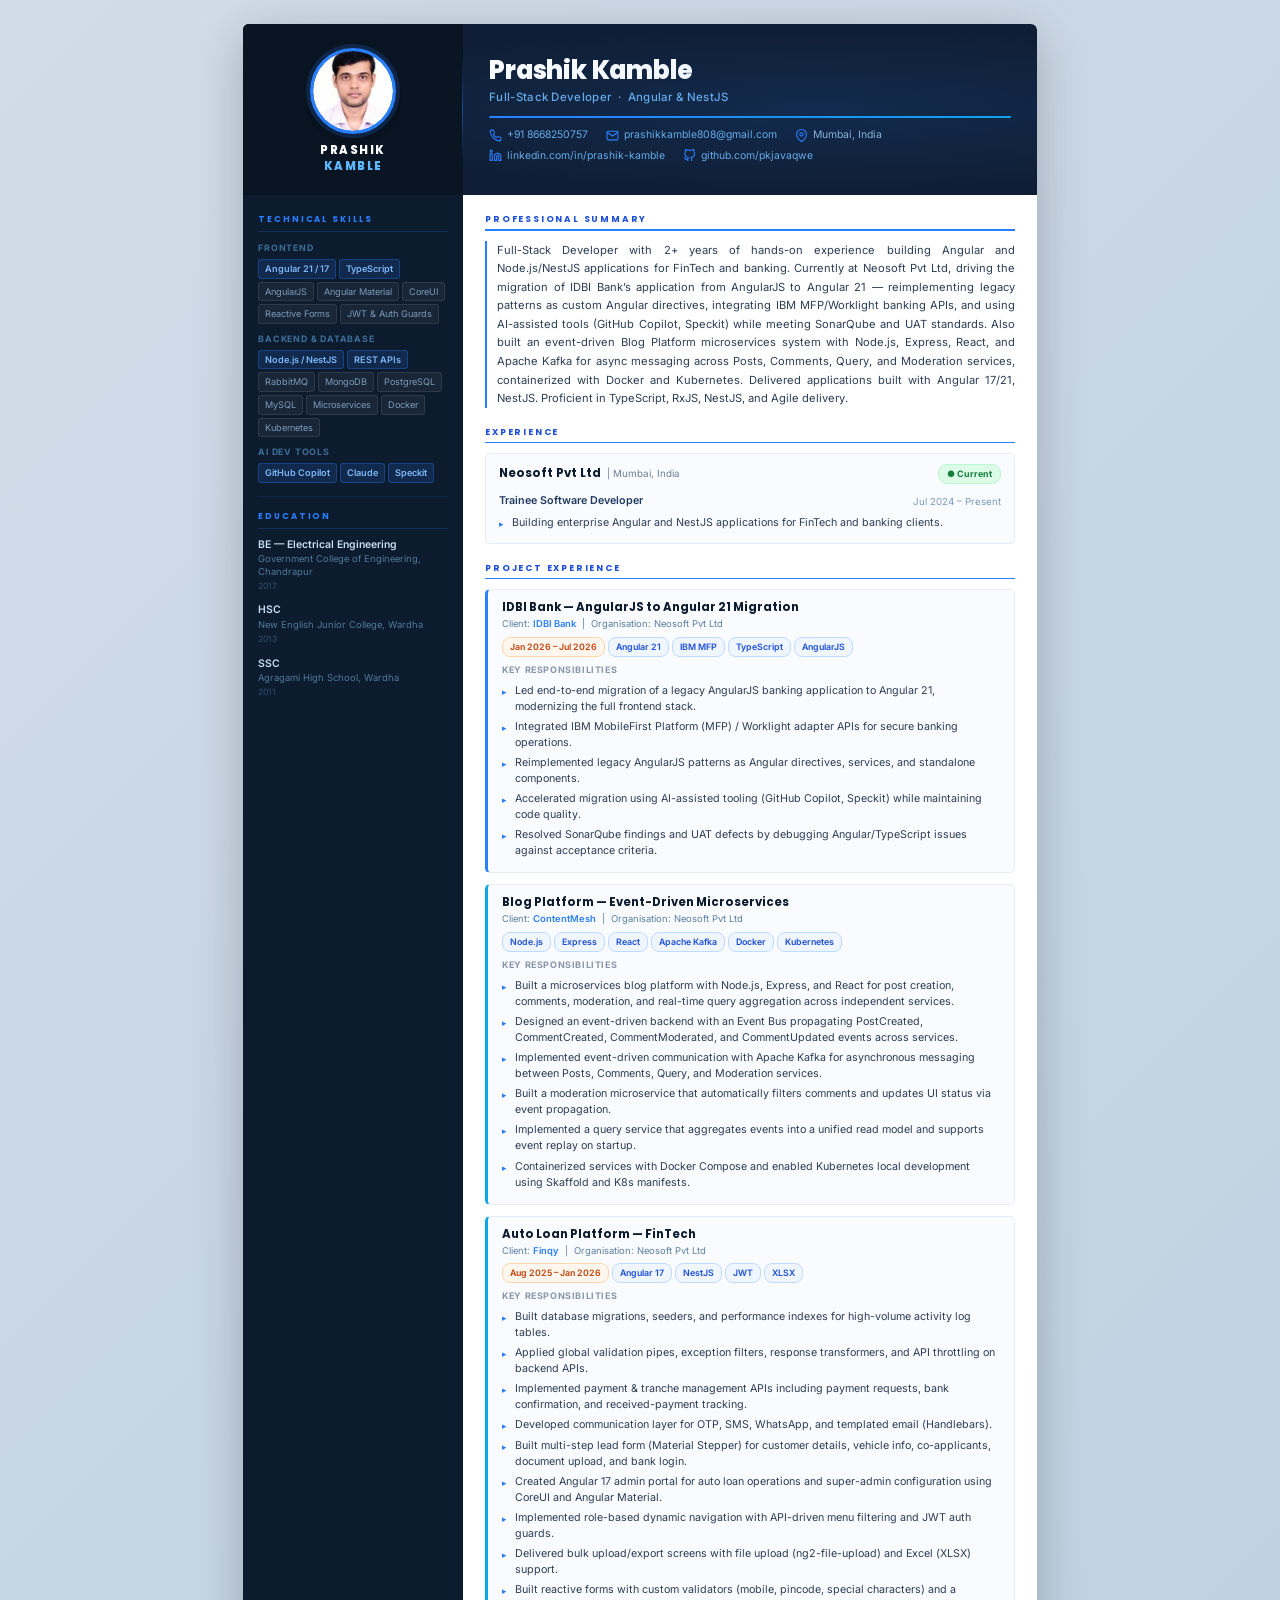
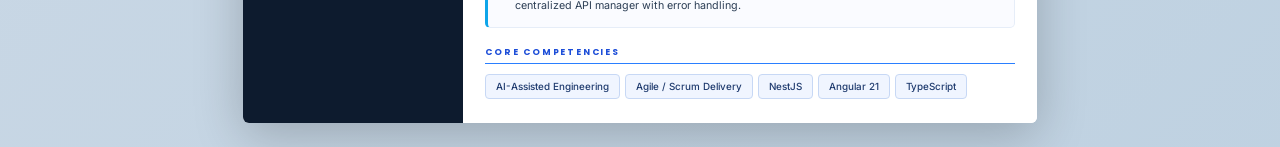
<file: index.html>
<!DOCTYPE html>
<html lang="en">
  <head>
    <meta charset="utf-8" />
    <meta name="viewport" content="width=device-width, initial-scale=1.0" />
    <title>Prashik Kamble — Résumé</title>
    <link rel="preconnect" href="https://fonts.googleapis.com" />
    <link rel="preconnect" href="https://fonts.gstatic.com" crossorigin />
    <link href="https://fonts.googleapis.com/css2?family=Inter:wght@300;400;500;600;700;800&family=Poppins:wght@600;700;800&display=swap" rel="stylesheet" />
    <link rel="stylesheet" type="text/css" href="style.css" />
  </head>
  <body>
    <div class="page">

      <header class="header">
        <div class="header-accent">
          <div class="photo-ring">
            <img src="192628_Prashik_Kamble_Photo.jpg" alt="Prashik Kamble" />
          </div>
          <div class="hdr-name">
            <div class="fn">Prashik</div>
            <div class="ln">Kamble</div>
          </div>
        </div>
        <div class="header-info">
          <h1>Prashik Kamble</h1>
          <div class="hdr-title">Full-Stack Developer &nbsp;&middot;&nbsp; Angular &amp; NestJS</div>
          <div class="hdr-divider"></div>
          <div class="contacts">
            <span class="ci">
              <svg viewBox="0 0 24 24"><path d="M22 16.92v3a2 2 0 01-2.18 2 19.79 19.79 0 01-8.63-3.07 19.5 19.5 0 01-6-6 19.79 19.79 0 01-3.07-8.67A2 2 0 014.11 2h3a2 2 0 012 1.72c.127.96.361 1.903.7 2.81a2 2 0 01-.45 2.11L8.09 9.91a16 16 0 006 6l1.27-1.27a2 2 0 012.11-.45c.907.339 1.85.573 2.81.7A2 2 0 0122 16.92z" /></svg>
              <a href="tel:+918668250757">+91 8668250757</a>
            </span>
            <span class="ci">
              <svg viewBox="0 0 24 24"><path d="M4 4h16c1.1 0 2 .9 2 2v12c0 1.1-.9 2-2 2H4c-1.1 0-2-.9-2-2V6c0-1.1.9-2 2-2z" /><polyline points="22,6 12,13 2,6" /></svg>
              <a href="mailto:prashikkamble808@gmail.com">prashikkamble808@gmail.com</a>
            </span>
            <span class="ci">
              <svg viewBox="0 0 24 24"><path d="M21 10c0 7-9 13-9 13s-9-6-9-13a9 9 0 0118 0z" /><circle cx="12" cy="10" r="3" /></svg>
              Mumbai, India
            </span>
            <span class="ci">
              <svg viewBox="0 0 24 24"><path d="M16 8a6 6 0 016 6v7h-4v-7a2 2 0 00-2-2 2 2 0 00-2 2v7h-4v-7a6 6 0 016-6z" /><rect x="2" y="9" width="4" height="12" /><circle cx="4" cy="4" r="2" /></svg>
              <a href="https://www.linkedin.com/in/prashik-kamble-b89697273/?skipRedirect=true" target="_blank" rel="noopener noreferrer">linkedin.com/in/prashik-kamble</a>
            </span>
            <span class="ci">
              <svg viewBox="0 0 24 24"><path d="M9 19c-5 1.5-5-2.5-7-3m14 6v-3.87a3.37 3.37 0 00-.94-2.61c3.14-.35 6.44-1.54 6.44-7A5.44 5.44 0 0020 4.77 5.07 5.07 0 0019.91 1S18.73.65 16 2.48a13.38 13.38 0 00-7 0C6.27.65 5.09 1 5.09 1A5.07 5.07 0 005 4.77a5.44 5.44 0 00-1.5 3.78c0 5.42 3.3 6.61 6.44 7A3.37 3.37 0 009 18.13V22" /></svg>
              <a href="https://github.com/pkjavaqwe" target="_blank" rel="noopener noreferrer">github.com/pkjavaqwe</a>
            </span>
          </div>
        </div>
      </header>

      <aside class="sidebar">
        <div class="sb">
          <div class="sbh">Technical Skills</div>
          <div class="sgl">Frontend</div>
          <div class="tgs">
            <span class="tg tb">Angular 21 / 17</span>
            <span class="tg tb">TypeScript</span>
            <span class="tg td">AngularJS</span>
            <span class="tg td">Angular Material</span>
            <span class="tg td">CoreUI</span>
            <span class="tg td">Reactive Forms</span>
            <span class="tg td">JWT &amp; Auth Guards</span>
          </div>
          <div class="sgl">Backend &amp; Database</div>
          <div class="tgs">
            <span class="tg tb">Node.js / NestJS</span>
            <span class="tg tb">REST APIs</span>
            <span class="tg td">RabbitMQ</span>
            <span class="tg td">MongoDB</span>
            <span class="tg td">PostgreSQL</span>
            <span class="tg td">MySQL</span>
            <span class="tg td">Microservices</span>
            <span class="tg td">Docker</span>
            <span class="tg td">Kubernetes</span>
          </div>
          <div class="sgl">AI Dev Tools</div>
          <div class="tgs">
            <span class="tg tb">GitHub Copilot</span>
            <span class="tg tb">Claude</span>
            <span class="tg tb">Speckit</span>
          </div>
        </div>

        <div class="sb">
          <div class="sbh">Education</div>
          <div class="edc">
            <div class="edeg">BE &mdash; Electrical Engineering</div>
            <div class="eschl">Government College of Engineering, Chandrapur</div>
            <div class="eyr">2017</div>
          </div>
          <div class="edc">
            <div class="edeg">HSC</div>
            <div class="eschl">New English Junior College, Wardha</div>
            <div class="eyr">2013</div>
          </div>
          <div class="edc">
            <div class="edeg">SSC</div>
            <div class="eschl">Agragami High School, Wardha</div>
            <div class="eyr">2011</div>
          </div>
        </div>
      </aside>

      <main class="main">

        <div class="sec">
          <div class="sech">Professional Summary</div>
          <p class="sumtxt">
            Full-Stack Developer with 2+ years of hands-on experience building Angular and Node.js/NestJS
            applications for FinTech and banking. Currently at Neosoft Pvt Ltd, driving the migration of
            IDBI Bank&rsquo;s application from AngularJS to Angular 21 &mdash; reimplementing legacy patterns as
            custom Angular directives, integrating IBM MFP/Worklight banking APIs, and using AI-assisted
            tools (GitHub Copilot, Speckit) while meeting SonarQube and UAT standards.
            Also built an event-driven Blog Platform microservices system with Node.js, Express, React, and
            Apache Kafka for async messaging across Posts, Comments, Query, and Moderation services,
            containerized with Docker and Kubernetes.
            Delivered applications built with Angular 17/21, NestJS. Proficient in TypeScript, RxJS, NestJS, and Agile delivery.
          </p>
        </div>

        <div class="sec">
          <div class="sech">Experience</div>
          <div class="exc">
            <div class="ext">
              <div class="exco">Neosoft Pvt Ltd &nbsp;<span>| Mumbai, India</span></div>
              <span class="exb bcur">&#9679; Current</span>
            </div>
            <div class="exrs">
              <div class="exrr">
                <span class="exrl">Trainee Software Developer</span>
                <span class="exrd">Jul 2024 &ndash; Present</span>
              </div>
            </div>
            <ul class="bls">
              <li>Building enterprise Angular and NestJS applications for FinTech and banking clients.</li>
            </ul>
          </div>
        </div>

        <div class="sec">
          <div class="sech">Project Experience</div>

          <div class="prc">
            <div class="prn">IDBI Bank &mdash; AngularJS to Angular 21 Migration</div>
            <div class="prcl">Client: <strong>IDBI Bank</strong> &nbsp;|&nbsp; Organisation: Neosoft Pvt Ltd</div>
            <div class="prm">
              <span class="pt ptd">Jan 2026 &ndash; Jul 2026</span>
              <span class="pt ptt">Angular 21</span>
              <span class="pt ptt">IBM MFP</span>
              <span class="pt ptt">TypeScript</span>
              <span class="pt ptt">AngularJS</span>
            </div>
            <div class="bll">Key Responsibilities</div>
            <ul class="bls">
              <li>Led end-to-end migration of a legacy AngularJS banking application to Angular 21, modernizing the full frontend stack.</li>
              <li>Integrated IBM MobileFirst Platform (MFP) / Worklight adapter APIs for secure banking operations.</li>
              <li>Reimplemented legacy AngularJS patterns as Angular directives, services, and standalone components.</li>
              <li>Accelerated migration using AI-assisted tooling (GitHub Copilot, Speckit) while maintaining code quality.</li>
              <li>Resolved SonarQube findings and UAT defects by debugging Angular/TypeScript issues against acceptance criteria.</li>
            </ul>
          </div>

          <div class="prc" style="border-left-color:#0ea5e9; margin-top:9px;">
            <div class="prn">Blog Platform &mdash; Event-Driven Microservices</div>
            <div class="prcl">Client: <strong>ContentMesh</strong> &nbsp;|&nbsp; Organisation: Neosoft Pvt Ltd</div>
            <div class="prm">
              <span class="pt ptt">Node.js</span>
              <span class="pt ptt">Express</span>
              <span class="pt ptt">React</span>
              <span class="pt ptt">Apache Kafka</span>
              <span class="pt ptt">Docker</span>
              <span class="pt ptt">Kubernetes</span>
            </div>
            <div class="bll">Key Responsibilities</div>
            <ul class="bls">
              <li>Built a microservices blog platform with Node.js, Express, and React for post creation, comments, moderation, and real-time query aggregation across independent services.</li>
              <li>Designed an event-driven backend with an Event Bus propagating PostCreated, CommentCreated, CommentModerated, and CommentUpdated events across services.</li>
              <li>Implemented event-driven communication with Apache Kafka for asynchronous messaging between Posts, Comments, Query, and Moderation services.</li>
              <li>Built a moderation microservice that automatically filters comments and updates UI status via event propagation.</li>
              <li>Implemented a query service that aggregates events into a unified read model and supports event replay on startup.</li>
              <li>Containerized services with Docker Compose and enabled Kubernetes local development using Skaffold and K8s manifests.</li>
            </ul>
          </div>

          <div class="prc" style="border-left-color:#0ea5e9; margin-top:9px;">
            <div class="prn">Auto Loan Platform &mdash; FinTech</div>
            <div class="prcl">Client: <strong>Finqy</strong> &nbsp;|&nbsp; Organisation: Neosoft Pvt Ltd</div>
            <div class="prm">
              <span class="pt ptd">Aug 2025 &ndash; Jan 2026</span>
              <span class="pt ptt">Angular 17</span>
              <span class="pt ptt">NestJS</span>
              <span class="pt ptt">JWT</span>
              <span class="pt ptt">XLSX</span>
            </div>
            <div class="bll">Key Responsibilities</div>
            <ul class="bls">
              <li>Built database migrations, seeders, and performance indexes for high-volume activity log tables.</li>
              <li>Applied global validation pipes, exception filters, response transformers, and API throttling on backend APIs.</li>
              <li>Implemented payment &amp; tranche management APIs including payment requests, bank confirmation, and received-payment tracking.</li>
              <li>Developed communication layer for OTP, SMS, WhatsApp, and templated email (Handlebars).</li>
              <li>Built multi-step lead form (Material Stepper) for customer details, vehicle info, co-applicants, document upload, and bank login.</li>
              <li>Created Angular 17 admin portal for auto loan operations and super-admin configuration using CoreUI and Angular Material.</li>
              <li>Implemented role-based dynamic navigation with API-driven menu filtering and JWT auth guards.</li>
              <li>Delivered bulk upload/export screens with file upload (ng2-file-upload) and Excel (XLSX) support.</li>
              <li>Built reactive forms with custom validators (mobile, pincode, special characters) and a centralized API manager with error handling.</li>
            </ul>
          </div>
        </div>

        <div class="sec">
          <div class="sech">Core Competencies</div>
          <div class="ctgs">
            <span class="ctg">AI-Assisted Engineering</span>
            <span class="ctg">Agile / Scrum Delivery</span>
            <span class="ctg">NestJS</span>
            <span class="ctg">Angular 21</span>
            <span class="ctg">TypeScript</span>
          </div>
        </div>

      </main>
    </div>
  </body>
</html>
</file>
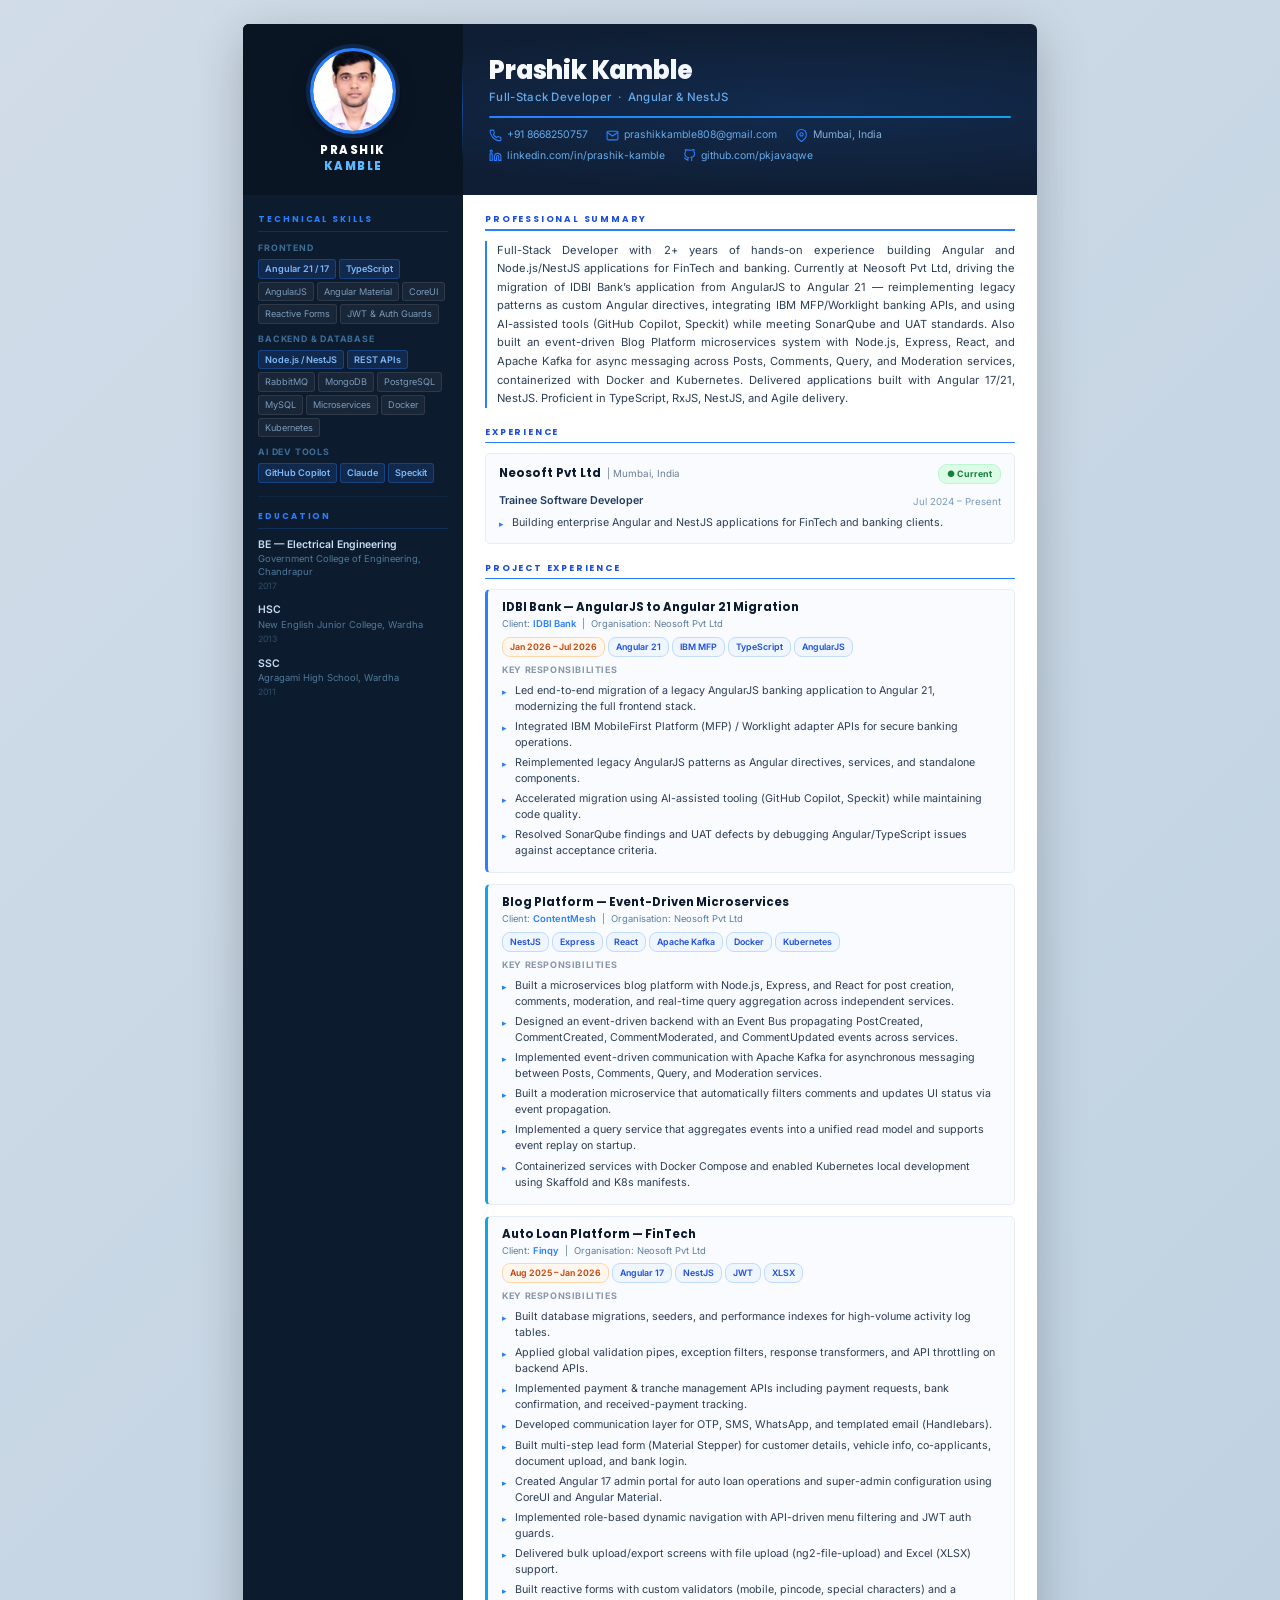
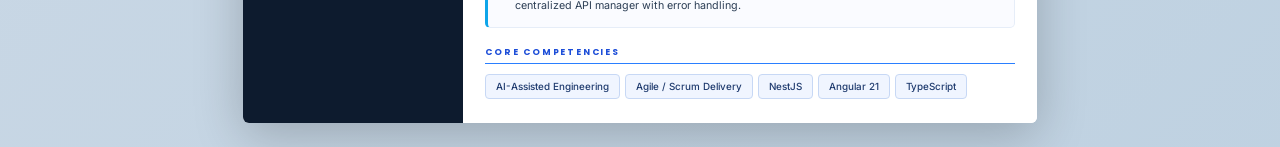
<file: resume.html>
<!DOCTYPE html>
<html lang="en">
  <head>
    <meta charset="utf-8" />
    <meta name="viewport" content="width=device-width, initial-scale=1.0" />
    <title>Prashik Kamble — Résumé</title>
    <link rel="preconnect" href="https://fonts.googleapis.com" />
    <link rel="preconnect" href="https://fonts.gstatic.com" crossorigin />
    <link href="https://fonts.googleapis.com/css2?family=Inter:wght@300;400;500;600;700;800&family=Poppins:wght@600;700;800&display=swap" rel="stylesheet" />
    <link rel="stylesheet" type="text/css" href="style.css" />
  </head>
  <body>
    <div class="page">

      <header class="header">
        <div class="header-accent">
          <div class="photo-ring">
            <img src="192628_Prashik_Kamble_Photo.jpg" alt="Prashik Kamble" />
          </div>
          <div class="hdr-name">
            <div class="fn">Prashik</div>
            <div class="ln">Kamble</div>
          </div>
        </div>
        <div class="header-info">
          <h1>Prashik Kamble</h1>
          <div class="hdr-title">Full-Stack Developer &nbsp;&middot;&nbsp; Angular &amp; NestJS</div>
          <div class="hdr-divider"></div>
          <div class="contacts">
            <span class="ci">
              <svg viewBox="0 0 24 24"><path d="M22 16.92v3a2 2 0 01-2.18 2 19.79 19.79 0 01-8.63-3.07 19.5 19.5 0 01-6-6 19.79 19.79 0 01-3.07-8.67A2 2 0 014.11 2h3a2 2 0 012 1.72c.127.96.361 1.903.7 2.81a2 2 0 01-.45 2.11L8.09 9.91a16 16 0 006 6l1.27-1.27a2 2 0 012.11-.45c.907.339 1.85.573 2.81.7A2 2 0 0122 16.92z" /></svg>
              <a href="tel:+918668250757">+91 8668250757</a>
            </span>
            <span class="ci">
              <svg viewBox="0 0 24 24"><path d="M4 4h16c1.1 0 2 .9 2 2v12c0 1.1-.9 2-2 2H4c-1.1 0-2-.9-2-2V6c0-1.1.9-2 2-2z" /><polyline points="22,6 12,13 2,6" /></svg>
              <a href="mailto:prashikkamble808@gmail.com">prashikkamble808@gmail.com</a>
            </span>
            <span class="ci">
              <svg viewBox="0 0 24 24"><path d="M21 10c0 7-9 13-9 13s-9-6-9-13a9 9 0 0118 0z" /><circle cx="12" cy="10" r="3" /></svg>
              Mumbai, India
            </span>
            <span class="ci">
              <svg viewBox="0 0 24 24"><path d="M16 8a6 6 0 016 6v7h-4v-7a2 2 0 00-2-2 2 2 0 00-2 2v7h-4v-7a6 6 0 016-6z" /><rect x="2" y="9" width="4" height="12" /><circle cx="4" cy="4" r="2" /></svg>
              <a href="https://www.linkedin.com/in/prashik-kamble-b89697273/?skipRedirect=true" target="_blank" rel="noopener noreferrer">linkedin.com/in/prashik-kamble</a>
            </span>
            <span class="ci">
              <svg viewBox="0 0 24 24"><path d="M9 19c-5 1.5-5-2.5-7-3m14 6v-3.87a3.37 3.37 0 00-.94-2.61c3.14-.35 6.44-1.54 6.44-7A5.44 5.44 0 0020 4.77 5.07 5.07 0 0019.91 1S18.73.65 16 2.48a13.38 13.38 0 00-7 0C6.27.65 5.09 1 5.09 1A5.07 5.07 0 005 4.77a5.44 5.44 0 00-1.5 3.78c0 5.42 3.3 6.61 6.44 7A3.37 3.37 0 009 18.13V22" /></svg>
              <a href="https://github.com/pkjavaqwe" target="_blank" rel="noopener noreferrer">github.com/pkjavaqwe</a>
            </span>
          </div>
        </div>
      </header>

      <aside class="sidebar">
        <div class="sb">
          <div class="sbh">Technical Skills</div>
          <div class="sgl">Frontend</div>
          <div class="tgs">
            <span class="tg tb">Angular 21 / 17</span>
            <span class="tg tb">TypeScript</span>
            <span class="tg td">AngularJS</span>
            <span class="tg td">Angular Material</span>
            <span class="tg td">CoreUI</span>
            <span class="tg td">Reactive Forms</span>
            <span class="tg td">JWT &amp; Auth Guards</span>
          </div>
          <div class="sgl">Backend &amp; Database</div>
          <div class="tgs">
            <span class="tg tb">Node.js / NestJS</span>
            <span class="tg tb">REST APIs</span>
            <span class="tg td">RabbitMQ</span>
            <span class="tg td">MongoDB</span>
            <span class="tg td">PostgreSQL</span>
            <span class="tg td">MySQL</span>
            <span class="tg td">Microservices</span>
            <span class="tg td">Docker</span>
            <span class="tg td">Kubernetes</span>
          </div>
          <div class="sgl">AI Dev Tools</div>
          <div class="tgs">
            <span class="tg tb">GitHub Copilot</span>
            <span class="tg tb">Claude</span>
            <span class="tg tb">Speckit</span>
          </div>
        </div>

        <div class="sb">
          <div class="sbh">Education</div>
          <div class="edc">
            <div class="edeg">BE &mdash; Electrical Engineering</div>
            <div class="eschl">Government College of Engineering, Chandrapur</div>
            <div class="eyr">2017</div>
          </div>
          <div class="edc">
            <div class="edeg">HSC</div>
            <div class="eschl">New English Junior College, Wardha</div>
            <div class="eyr">2013</div>
          </div>
          <div class="edc">
            <div class="edeg">SSC</div>
            <div class="eschl">Agragami High School, Wardha</div>
            <div class="eyr">2011</div>
          </div>
        </div>
      </aside>

      <main class="main">

        <div class="sec">
          <div class="sech">Professional Summary</div>
          <p class="sumtxt">
            Full-Stack Developer with 2+ years of hands-on experience building Angular and Node.js/NestJS
            applications for FinTech and banking. Currently at Neosoft Pvt Ltd, driving the migration of
            IDBI Bank&rsquo;s application from AngularJS to Angular 21 &mdash; reimplementing legacy patterns as
            custom Angular directives, integrating IBM MFP/Worklight banking APIs, and using AI-assisted
            tools (GitHub Copilot, Speckit) while meeting SonarQube and UAT standards.
            Also built an event-driven Blog Platform microservices system with Node.js, Express, React, and
            Apache Kafka for async messaging across Posts, Comments, Query, and Moderation services,
            containerized with Docker and Kubernetes.
            Delivered applications built with Angular 17/21, NestJS. Proficient in TypeScript, RxJS, NestJS, and Agile delivery.
          </p>
        </div>

        <div class="sec">
          <div class="sech">Experience</div>
          <div class="exc">
            <div class="ext">
              <div class="exco">Neosoft Pvt Ltd &nbsp;<span>| Mumbai, India</span></div>
              <span class="exb bcur">&#9679; Current</span>
            </div>
            <div class="exrs">
              <div class="exrr">
                <span class="exrl">Trainee Software Developer</span>
                <span class="exrd">Jul 2024 &ndash; Present</span>
              </div>
            </div>
            <ul class="bls">
              <li>Building enterprise Angular and NestJS applications for FinTech and banking clients.</li>
            </ul>
          </div>
        </div>

        <div class="sec">
          <div class="sech">Project Experience</div>

          <div class="prc">
            <div class="prn">IDBI Bank &mdash; AngularJS to Angular 21 Migration</div>
            <div class="prcl">Client: <strong>IDBI Bank</strong> &nbsp;|&nbsp; Organisation: Neosoft Pvt Ltd</div>
            <div class="prm">
              <span class="pt ptd">Jan 2026 &ndash; Jul 2026</span>
              <span class="pt ptt">Angular 21</span>
              <span class="pt ptt">IBM MFP</span>
              <span class="pt ptt">TypeScript</span>
              <span class="pt ptt">AngularJS</span>
            </div>
            <div class="bll">Key Responsibilities</div>
            <ul class="bls">
              <li>Led end-to-end migration of a legacy AngularJS banking application to Angular 21, modernizing the full frontend stack.</li>
              <li>Integrated IBM MobileFirst Platform (MFP) / Worklight adapter APIs for secure banking operations.</li>
              <li>Reimplemented legacy AngularJS patterns as Angular directives, services, and standalone components.</li>
              <li>Accelerated migration using AI-assisted tooling (GitHub Copilot, Speckit) while maintaining code quality.</li>
              <li>Resolved SonarQube findings and UAT defects by debugging Angular/TypeScript issues against acceptance criteria.</li>
            </ul>
          </div>

          <div class="prc" style="border-left-color:#0ea5e9; margin-top:9px;">
            <div class="prn">Blog Platform &mdash; Event-Driven Microservices</div>
            <div class="prcl">Client: <strong>ContentMesh</strong> &nbsp;|&nbsp; Organisation: Neosoft Pvt Ltd</div>
            <div class="prm">
              <span class="pt ptt">NestJS</span>
              <span class="pt ptt">Express</span>
              <span class="pt ptt">React</span>
              <span class="pt ptt">Apache Kafka</span>
              <span class="pt ptt">Docker</span>
              <span class="pt ptt">Kubernetes</span>
            </div>
            <div class="bll">Key Responsibilities</div>
            <ul class="bls">
              <li>Built a microservices blog platform with Node.js, Express, and React for post creation, comments, moderation, and real-time query aggregation across independent services.</li>
              <li>Designed an event-driven backend with an Event Bus propagating PostCreated, CommentCreated, CommentModerated, and CommentUpdated events across services.</li>
              <li>Implemented event-driven communication with Apache Kafka for asynchronous messaging between Posts, Comments, Query, and Moderation services.</li>
              <li>Built a moderation microservice that automatically filters comments and updates UI status via event propagation.</li>
              <li>Implemented a query service that aggregates events into a unified read model and supports event replay on startup.</li>
              <li>Containerized services with Docker Compose and enabled Kubernetes local development using Skaffold and K8s manifests.</li>
            </ul>
          </div>

          <div class="prc" style="border-left-color:#0ea5e9; margin-top:9px;">
            <div class="prn">Auto Loan Platform &mdash; FinTech</div>
            <div class="prcl">Client: <strong>Finqy</strong> &nbsp;|&nbsp; Organisation: Neosoft Pvt Ltd</div>
            <div class="prm">
              <span class="pt ptd">Aug 2025 &ndash; Jan 2026</span>
              <span class="pt ptt">Angular 17</span>
              <span class="pt ptt">NestJS</span>
              <span class="pt ptt">JWT</span>
              <span class="pt ptt">XLSX</span>
            </div>
            <div class="bll">Key Responsibilities</div>
            <ul class="bls">
              <li>Built database migrations, seeders, and performance indexes for high-volume activity log tables.</li>
              <li>Applied global validation pipes, exception filters, response transformers, and API throttling on backend APIs.</li>
              <li>Implemented payment &amp; tranche management APIs including payment requests, bank confirmation, and received-payment tracking.</li>
              <li>Developed communication layer for OTP, SMS, WhatsApp, and templated email (Handlebars).</li>
              <li>Built multi-step lead form (Material Stepper) for customer details, vehicle info, co-applicants, document upload, and bank login.</li>
              <li>Created Angular 17 admin portal for auto loan operations and super-admin configuration using CoreUI and Angular Material.</li>
              <li>Implemented role-based dynamic navigation with API-driven menu filtering and JWT auth guards.</li>
              <li>Delivered bulk upload/export screens with file upload (ng2-file-upload) and Excel (XLSX) support.</li>
              <li>Built reactive forms with custom validators (mobile, pincode, special characters) and a centralized API manager with error handling.</li>
            </ul>
          </div>
        </div>

        <div class="sec">
          <div class="sech">Core Competencies</div>
          <div class="ctgs">
            <span class="ctg">AI-Assisted Engineering</span>
            <span class="ctg">Agile / Scrum Delivery</span>
            <span class="ctg">NestJS</span>
            <span class="ctg">Angular 21</span>
            <span class="ctg">TypeScript</span>
          </div>
        </div>

      </main>
    </div>
  </body>
</html>
</file>
<file: style.css>
/* ===================== RESET ===================== */
    *,
    *::before,
    *::after {
      box-sizing: border-box;
      margin: 0;
      padding: 0;
    }

    html {
      font-size: 14.5px;
    }

    body {
      font-family: 'Inter', -apple-system, BlinkMacSystemFont, 'Segoe UI', sans-serif;
      background: #c9d6e3;
      color: #1a2332;
      line-height: 1.55;
      -webkit-print-color-adjust: exact;
      print-color-adjust: exact;
    }

    /* ===================== PAGE ===================== */
    .page {
      width: 210mm;
      min-height: 297mm;
      margin: 24px auto;
      background: #fff;
      display: grid;
      grid-template-columns: 220px 1fr;
      grid-template-rows: auto auto;
      grid-auto-rows: auto;
      box-shadow: 0 12px 50px rgba(0, 0, 0, .22);
      border-radius: 6px;
      overflow: hidden;
      position: relative;
    }

    /* Dark sidebar bg extends the FULL page height (not just content height) */
    .page::after {
      content: '';
      position: absolute;
      left: 0;
      top: 0;
      bottom: 0;
      width: 220px;
      background: #0d1b2e;
      z-index: 0;
      -webkit-print-color-adjust: exact;
      print-color-adjust: exact;
    }

    /* ===================== HEADER ===================== */
    .header {
      grid-column: 1 / -1;
      background: #0f1e34;
      display: flex;
      align-items: stretch;
      position: relative;
      z-index: 2;
      -webkit-print-color-adjust: exact;
      print-color-adjust: exact;
    }

    /* Left accent strip: photo + name */
    .header-accent {
      width: 220px;
      background: #0a1524;
      flex-shrink: 0;
      display: flex;
      flex-direction: column;
      align-items: center;
      justify-content: center;
      padding: 24px 18px 20px;
      position: relative;
      -webkit-print-color-adjust: exact;
      print-color-adjust: exact;
    }

    .header-accent::after {
      content: '';
      position: absolute;
      right: 0;
      top: 20%;
      bottom: 20%;
      width: 1px;
      background: linear-gradient(180deg, transparent, rgba(42, 127, 255, .5), transparent);
    }

    /* Profile photo circle */
    .photo-ring {
      width: 86px;
      height: 86px;
      border-radius: 50%;
      border: 3px solid #2a7fff;
      background: linear-gradient(135deg, #1d4ed8 0%, #0284c7 100%);
      display: flex;
      align-items: center;
      justify-content: center;
      margin-bottom: 10px;
      box-shadow: 0 0 0 4px rgba(42, 127, 255, .18), 0 6px 20px rgba(0, 0, 0, .4);
      overflow: hidden;
      flex-shrink: 0;
      -webkit-print-color-adjust: exact;
      print-color-adjust: exact;
    }

    .photo-ring img {
      width: 100%;
      height: 100%;
      object-fit: cover;
      object-position: center 32%;
      border-radius: 50%;
      display: block;
    }

    .hdr-name {
      text-align: center;
    }

    .hdr-name .fn {
      font-family: 'Poppins', sans-serif;
      font-size: .78rem;
      font-weight: 800;
      color: #fff;
      letter-spacing: 1.5px;
      text-transform: uppercase;
      line-height: 1.2;
    }

    .hdr-name .ln {
      font-family: 'Poppins', sans-serif;
      font-size: .78rem;
      font-weight: 800;
      color: #5db8ff;
      letter-spacing: 1.5px;
      text-transform: uppercase;
    }

    /* Right header info */
    .header-info {
      flex: 1;
      padding: 20px 26px 18px;
      display: flex;
      flex-direction: column;
      justify-content: center;
    }

    .header-info h1 {
      font-family: 'Poppins', sans-serif;
      font-size: 1.75rem;
      font-weight: 800;
      color: #fff;
      line-height: 1.1;
      letter-spacing: -.2px;
    }

    .hdr-title {
      font-size: .79rem;
      font-weight: 500;
      color: #6aaee8;
      margin-top: 4px;
      letter-spacing: .3px;
    }

    .hdr-divider {
      width: 100%;
      height: 2.5px;
      background: linear-gradient(90deg, #2a7fff, #0ea5e9);
      border-radius: 2px;
      margin: 9px 0;
    }

    .contacts {
      display: flex;
      flex-wrap: wrap;
      gap: 4px 18px;
    }

    .ci {
      display: flex;
      align-items: center;
      gap: 5px;
      font-size: .72rem;
      color: #8fb5d5;
    }

    .ci svg {
      width: 13px;
      height: 13px;
      fill: none;
      stroke: #2a7fff;
      stroke-width: 2;
      flex-shrink: 0;
    }

    .ci a {
      color: #6aaee8;
      text-decoration: none;
    }

    .ci a:hover {
      text-decoration: underline;
    }

    /* ===================== SIDEBAR ===================== */
    .sidebar {
      background: transparent;
      /* bg painted by .page::after pseudo-element */
      padding: 18px 15px 22px;
      position: relative;
      z-index: 1;
      -webkit-print-color-adjust: exact;
      print-color-adjust: exact;
    }

    .sb {
      margin-bottom: 0;
      padding: 13px 0;
      border-bottom: 1px solid rgba(42, 127, 255, .1);
      -webkit-print-color-adjust: exact;
      print-color-adjust: exact;
    }

    .sb:first-child {
      padding-top: 0;
    }

    .sb:last-child {
      border-bottom: none;
      padding-bottom: 4px;
    }

    .sbh {
      font-family: 'Poppins', sans-serif;
      font-size: .58rem;
      font-weight: 700;
      color: #2a7fff;
      letter-spacing: 1.9px;
      text-transform: uppercase;
      margin-bottom: 9px;
      padding-bottom: 5px;
      border-bottom: 1px solid rgba(42, 127, 255, .2);
      -webkit-print-color-adjust: exact;
      print-color-adjust: exact;
    }

    /* Skill groups */
    .sgl {
      font-size: .61rem;
      font-weight: 700;
      color: #3d6e97;
      text-transform: uppercase;
      letter-spacing: .8px;
      margin-bottom: 4px;
      margin-top: 8px;
    }

    .sgl:first-child {
      margin-top: 0;
    }

    .tgs {
      display: flex;
      flex-wrap: wrap;
      gap: 3px;
    }

    .tg {
      font-size: .63rem;
      padding: 2px 6px;
      border-radius: 3px;
      line-height: 1.5;
      -webkit-print-color-adjust: exact;
      print-color-adjust: exact;
    }

    .tb {
      background: rgba(42, 127, 255, .15);
      border: 1px solid rgba(42, 127, 255, .3);
      color: #7eb8f7;
      font-weight: 600;
    }

    .td {
      background: rgba(255, 255, 255, .05);
      border: 1px solid rgba(255, 255, 255, .09);
      color: #7a9aba;
    }

    /* Proficiency */
    .pbi {
      margin-bottom: 8px;
    }

    .pbr {
      display: flex;
      justify-content: space-between;
      margin-bottom: 3px;
    }

    .pbl {
      font-size: .68rem;
      color: #8fb5d5;
    }

    .pblv {
      font-size: .58rem;
      color: #2d5370;
      font-style: italic;
    }

    .pbbg {
      height: 4px;
      background: rgba(255, 255, 255, .08);
      border-radius: 2px;
      overflow: hidden;
      -webkit-print-color-adjust: exact;
      print-color-adjust: exact;
    }

    .pbf {
      height: 100%;
      background: linear-gradient(90deg, #1d4ed8, #0ea5e9);
      border-radius: 2px;
      -webkit-print-color-adjust: exact;
      print-color-adjust: exact;
    }

    /* Education */
    .edc {
      margin-bottom: 10px;
    }

    .edeg {
      font-size: .72rem;
      font-weight: 600;
      color: #c6ddf5;
      line-height: 1.3;
    }

    .eschl {
      font-size: .65rem;
      color: #4e7a9a;
      margin-top: 2px;
      line-height: 1.3;
    }

    .eyr {
      font-size: .6rem;
      color: #2d4f6a;
      margin-top: 2px;
    }

    /* Achievements */
    .aci {
      display: flex;
      gap: 6px;
      margin-bottom: 6px;
      align-items: flex-start;
    }

    .aicon {
      font-size: .72rem;
      flex-shrink: 0;
      margin-top: 1px;
    }

    .atxt {
      font-size: .67rem;
      color: #6a8ea8;
      line-height: 1.4;
    }

    .atxt strong {
      color: #3d8fc4;
      font-weight: 600;
    }

    /* Languages */
    .lgi {
      display: flex;
      justify-content: space-between;
      align-items: center;
      margin-bottom: 7px;
    }

    .lgn {
      font-size: .7rem;
      color: #c6ddf5;
      font-weight: 500;
    }

    .lgd {
      display: flex;
      gap: 3px;
    }

    .ldd {
      width: 7px;
      height: 7px;
      border-radius: 50%;
      -webkit-print-color-adjust: exact;
      print-color-adjust: exact;
    }

    .lon {
      background: #2a7fff;
    }

    .loff {
      background: rgba(255, 255, 255, .1);
    }

    /* Hobbies */
    .htg {
      background: rgba(255, 255, 255, .04);
      border: 1px solid rgba(255, 255, 255, .09);
      color: #5a7d96;
      font-size: .63rem;
      padding: 3px 7px;
      border-radius: 9px;
      -webkit-print-color-adjust: exact;
      print-color-adjust: exact;
    }

    /* ===================== MAIN ===================== */
    .main {
      padding: 18px 22px 24px;
      background: #fff;
      position: relative;
      z-index: 1;
    }

    .sec {
      margin-bottom: 18px;
    }

    .sec:last-child {
      margin-bottom: 0;
    }

    .sech {
      font-family: 'Poppins', sans-serif;
      font-size: .61rem;
      font-weight: 700;
      color: #1d4ed8;
      letter-spacing: 1.8px;
      text-transform: uppercase;
      margin-bottom: 10px;
      padding-bottom: 4px;
      position: relative;
    }

    .sech::after {
      content: '';
      position: absolute;
      left: 0;
      bottom: 0;
      width: 100%;
      height: 1.5px;
      background: #eaeff8;
    }

    .sech::before {
      content: '';
      position: absolute;
      left: 0;
      bottom: 0;
      width: 100%;
      height: 1.5px;
      background: #2a7fff;
      z-index: 1;
    }

    /* Summary */
    .sumtxt {
      font-size: .77rem;
      color: #2c3e55;
      line-height: 1.66;
      text-align: justify;
      padding-left: 10px;
      border-left: 2.5px solid transparent;
      -webkit-print-color-adjust: exact;
      print-color-adjust: exact;
    }

    .sumtxt strong {
      color: #1d4ed8;
      font-weight: 600;
    }

    .sumtxt em {
      font-style: italic;
      color: #3a5a8a;
    }

    /* Experience cards */
    .exc {
      margin-bottom: 10px;
      padding: 10px 13px;
      border-radius: 5px;
      border: 1px solid #e6edf8;
      background: #fafbff;
      -webkit-print-color-adjust: exact;
      print-color-adjust: exact;
    }

    .exc:last-child {
      margin-bottom: 0;
    }

    .ext {
      display: flex;
      justify-content: space-between;
      align-items: flex-start;
      flex-wrap: wrap;
      gap: 4px;
    }

    .exco {
      font-family: 'Poppins', sans-serif;
      font-size: .82rem;
      font-weight: 700;
      color: #0d1b2e;
    }

    .exco span {
      font-size: .68rem;
      font-weight: 400;
      color: #6b7f96;
      font-family: 'Inter', sans-serif;
    }

    .exb {
      font-size: .61rem;
      font-weight: 700;
      padding: 2px 8px;
      border-radius: 9px;
      white-space: nowrap;
      -webkit-print-color-adjust: exact;
      print-color-adjust: exact;
    }

    .bcur {
      background: #dcfce7;
      color: #15803d;
      border: 1px solid #bbf7d0;
    }

    .bten {
      background: #eff6ff;
      color: #1d4ed8;
      border: 1px solid #bfdbfe;
    }

    .exrs {
      margin-top: 6px;
    }

    .exrr {
      display: flex;
      justify-content: space-between;
      align-items: center;
      padding: 3px 0;
      gap: 8px;
    }

    .exrr+.exrr {
      border-top: 1px dashed #dce7f5;
    }

    .exrl {
      font-size: .74rem;
      font-weight: 600;
      color: #1e3a5f;
    }

    .exrd {
      font-size: .67rem;
      color: #7a9aba;
      white-space: nowrap;
    }

    /* Project cards */
    .prc {
      margin-bottom: 11px;
      padding: 11px 13px 11px 14px;
      border-radius: 5px;
      border: 1px solid #e6edf8;
      border-left: 3px solid #2a7fff;
      background: #fafbff;
      -webkit-print-color-adjust: exact;
      print-color-adjust: exact;
    }

    .prc:last-child {
      margin-bottom: 0;
    }

    .prn {
      font-family: 'Poppins', sans-serif;
      font-size: .8rem;
      font-weight: 700;
      color: #0d1b2e;
      line-height: 1.2;
      margin-bottom: 2px;
    }

    .prcl {
      font-size: .65rem;
      color: #5a7fa0;
      margin-bottom: 5px;
    }

    .prcl strong {
      color: #2a7fff;
      font-weight: 600;
    }

    .prm {
      display: flex;
      flex-wrap: wrap;
      gap: 3px;
      margin-bottom: 6px;
    }

    .pt {
      font-size: .61rem;
      font-weight: 600;
      padding: 2px 7px;
      border-radius: 8px;
      -webkit-print-color-adjust: exact;
      print-color-adjust: exact;
    }

    .ptr {
      background: #f0fdf4;
      color: #166534;
      border: 1px solid #bbf7d0;
    }

    .ptd {
      background: #fff7ed;
      color: #c2410c;
      border: 1px solid #fed7aa;
    }

    .ptt {
      background: #eff6ff;
      color: #1d4ed8;
      border: 1px solid #bfdbfe;
    }

    .bll {
      font-size: .62rem;
      font-weight: 700;
      color: #8796aa;
      text-transform: uppercase;
      letter-spacing: .6px;
      margin-bottom: 4px;
    }

    .bls {
      list-style: none;
      padding: 0;
    }

    .bls li {
      font-size: .74rem;
      color: #2c3e55;
      padding: 2px 0 2px 13px;
      position: relative;
      line-height: 1.5;
    }

    .bls li::before {
      content: '▸';
      position: absolute;
      left: 0;
      color: #2a7fff;
      font-size: .62rem;
      top: 4px;
    }

    .bls li strong {
      color: #1d4ed8;
      font-weight: 600;
    }

    /* Competencies */
    .ctgs {
      display: flex;
      flex-wrap: wrap;
      gap: 5px;
    }

    .ctg {
      background: #f0f5ff;
      border: 1px solid #c7d8f5;
      color: #1e3a6e;
      font-size: .68rem;
      font-weight: 500;
      padding: 4px 10px;
      border-radius: 4px;
      -webkit-print-color-adjust: exact;
      print-color-adjust: exact;
    }

    /* ===================== SCREEN-ONLY ANIMATIONS ===================== */
    @media screen {

      /* ---------- Keyframes ---------- */
      @keyframes fadeInDown {
        from { opacity: 0; transform: translateY(-24px); }
        to   { opacity: 1; transform: translateY(0); }
      }
      @keyframes fadeInLeft {
        from { opacity: 0; transform: translateX(-20px); }
        to   { opacity: 1; transform: translateX(0); }
      }
      @keyframes fadeInRight {
        from { opacity: 0; transform: translateX(20px); }
        to   { opacity: 1; transform: translateX(0); }
      }
      @keyframes fadeInUp {
        from { opacity: 0; transform: translateY(16px); }
        to   { opacity: 1; transform: translateY(0); }
      }
      @keyframes pulseRing {
        0%,100% { box-shadow: 0 0 0 4px rgba(42,127,255,.18), 0 6px 20px rgba(0,0,0,.4); }
        50%      { box-shadow: 0 0 0 11px rgba(42,127,255,.3), 0 6px 30px rgba(42,127,255,.38); }
      }
      @keyframes bgFloat {
        0%,100% { background-position: 0% 50%; }
        50%      { background-position: 100% 50%; }
      }
      @keyframes badgePulse {
        0%,100% { box-shadow: 0 0 0 0 rgba(21,128,61,0); }
        50%      { box-shadow: 0 0 0 5px rgba(21,128,61,.22); }
      }
      @keyframes shimmerFlow {
        0%   { background-position: -200% center; }
        100% { background-position:  200% center; }
      }
      @keyframes headerGlow {
        0%,100% { opacity: .35; }
        50%      { opacity: .85; }
      }
      @keyframes dotSpin {
        0%   { transform: rotate(0deg) translateX(4px) rotate(0deg); }
        100% { transform: rotate(360deg) translateX(4px) rotate(-360deg); }
      }

      /* ---------- Body background ---------- */
      body {
        background: linear-gradient(-45deg, #aabfd5, #c9d6e3, #b9cedf, #d1dce8);
        background-size: 400% 400%;
        animation: bgFloat 16s ease infinite;
      }

      /* ---------- Page entrance ---------- */
      .page {
        opacity: 1;
      }

      /* ---------- Header ambient glow overlay ---------- */
      .header::before {
        content: '';
        position: absolute;
        inset: 0;
        pointer-events: none;
        background: radial-gradient(ellipse at 72% 50%, rgba(42,127,255,.13) 0%, transparent 68%);
        animation: headerGlow 6s ease-in-out infinite;
        z-index: 0;
      }

      /* ---------- Photo ring pulse ---------- */
      .photo-ring {
        animation: pulseRing 3.6s ease-in-out infinite;
      }

      /* ---------- Header elements ---------- */
      .hdr-name,
      .header-info h1,
      .hdr-title,
      .hdr-divider,
      .contacts,
      .sidebar .sb {
        opacity: 1;
      }

      /* ---------- Proficiency bars ---------- */
      .pbf {
        transition: width 1.4s cubic-bezier(.16,1,.3,1);
      }

      /* ---------- Section scroll reveal ---------- */
      .sec {
        opacity: 1;
        transform: none;
      }

      /* ---------- Section heading underline ---------- */
      .sech::before {
        width: 100%;
      }

      /* ---------- Experience card hover ---------- */
      .exc {
        transition: transform .22s ease, box-shadow .22s ease, border-color .22s ease;
      }
      .exc:hover {
        transform: translateY(-3px);
        box-shadow: 0 10px 32px rgba(42,127,255,.14);
        border-color: #bad0f0;
      }

      /* ---------- Project card hover ---------- */
      .prc {
        transition: transform .22s ease, box-shadow .22s ease;
      }
      .prc:hover {
        transform: translateY(-3px) translateX(3px);
        box-shadow: 0 10px 32px rgba(42,127,255,.13);
      }

      /* ---------- Skill tag hover ---------- */
      .tg {
        transition: transform .15s ease, box-shadow .15s ease, background .15s ease;
        cursor: default;
      }
      .tb:hover {
        transform: translateY(-2px);
        box-shadow: 0 4px 14px rgba(42,127,255,.38);
        background: rgba(42,127,255,.28);
      }
      .td:hover {
        transform: translateY(-2px);
        background: rgba(255,255,255,.1);
      }

      /* ---------- Competency tag hover ---------- */
      .ctg {
        transition: transform .18s ease, background .18s ease, box-shadow .18s ease;
        cursor: default;
      }
      .ctg:hover {
        background: #dceaff;
        transform: translateY(-2px);
        box-shadow: 0 4px 16px rgba(42,127,255,.2);
      }

      /* ---------- Contact item hover ---------- */
      .ci {
        transition: color .15s ease, transform .15s ease;
        cursor: default;
      }
      .ci:hover {
        color: #aad4f5;
        transform: translateX(3px);
      }

      /* ---------- Achievement item hover ---------- */
      .aci {
        transition: transform .15s ease;
        cursor: default;
      }
      .aci:hover {
        transform: translateX(5px);
      }

      /* ---------- Interest tag hover ---------- */
      .htg {
        transition: transform .15s ease, background .15s ease, color .15s ease, border-color .15s ease;
        cursor: default;
      }
      .htg:hover {
        transform: translateY(-2px);
        background: rgba(42,127,255,.18);
        color: #7eb8f7;
        border-color: rgba(42,127,255,.35);
      }

      /* ---------- Education item hover ---------- */
      .edc {
        transition: transform .15s ease;
        cursor: default;
      }
      .edc:hover {
        transform: translateX(4px);
      }

      /* ---------- Sidebar heading hover ---------- */
      .sbh {
        transition: color .2s ease, letter-spacing .2s ease;
        cursor: default;
      }
      .sbh:hover {
        color: #5db8ff;
        letter-spacing: 2.4px;
      }

      /* ---------- Language dot hover ---------- */
      .ldd.lon {
        transition: box-shadow .15s ease, transform .15s ease;
        cursor: default;
      }
      .ldd.lon:hover {
        box-shadow: 0 0 7px rgba(42,127,255,.8);
        transform: scale(1.35);
      }

      /* ---------- "Current" badge pulse ---------- */
      .bcur {
        animation: badgePulse 2.8s ease-in-out infinite;
      }

      /* ---------- Name shimmer on hover ---------- */
      .header-info h1:hover {
        background: linear-gradient(90deg, #ffffff 0%, #5db8ff 42%, #ffffff 80%);
        background-size: 200% auto;
        -webkit-background-clip: text;
        background-clip: text;
        -webkit-text-fill-color: transparent;
        animation: shimmerFlow 2.4s linear infinite;
      }

      /* ---------- Summary reveal ---------- */
      @keyframes sumFadeUp {
        from { opacity: 0; transform: translateY(16px); border-left-color: transparent; }
        to   { opacity: 1; transform: translateY(0);   border-left-color: #2a7fff; }
      }
      .sumtxt {
        opacity: 1;
        border-left-color: #2a7fff;
      }

      /* ---------- Summary strong color pulse ---------- */
      @keyframes strongColorPulse {
        0%,100% { color: #1d4ed8; }
        50%      { color: #38bdf8; }
      }
      .sumtxt.sum-revealed strong {
        animation: strongColorPulse 1.8s ease 0.9s 2 normal;
      }

      /* ---------- Scroll progress bar ---------- */
      @keyframes progGradShift {
        0%   { background-position: 0% 50%; }
        100% { background-position: 100% 50%; }
      }
      #scroll-prog {
        position: fixed;
        top: 0; left: 0; right: 0;
        height: 3px;
        width: 0%;
        background: linear-gradient(90deg, #1d4ed8, #0ea5e9, #38bdf8, #7c3aed, #0ea5e9);
        background-size: 300% 100%;
        z-index: 9999;
        border-radius: 0 2px 2px 0;
        pointer-events: none;
        animation: progGradShift 3s linear infinite;
        box-shadow: 0 0 8px rgba(42,127,255,.6);
      }

      /* ---------- Typewriter cursor ---------- */
      @keyframes blinkCursor {
        0%,100% { opacity: 1; }
        50%      { opacity: 0; }
      }
      .cursor-blink {
        display: inline-block;
        width: 1.5px;
        height: .82em;
        background: #6aaee8;
        margin-left: 2px;
        vertical-align: middle;
        border-radius: 1px;
        animation: blinkCursor .7s step-end infinite;
      }

      /* ---------- Bullet list ---------- */
      .bls li {
        opacity: 1;
        transform: none;
      }

      /* ---------- Tag staggered pop-in ---------- */
      @keyframes tagPopIn {
        from { opacity: 0; transform: scale(0.6) translateY(7px); }
        to   { opacity: 1; transform: scale(1) translateY(0); }
      }
      .tgs .tg, .ctgs .ctg {
        opacity: 1;
      }

      /* ---------- Proficiency bar shimmer after fill ---------- */
      @keyframes barShimmer {
        0%   { background-position: -100% 0; }
        100% { background-position: 220% 0; }
      }
      .pbf.shimmer {
        background: linear-gradient(90deg,
          #1d4ed8 0%, #0ea5e9 35%, #93c5fd 50%, #0ea5e9 65%, #1d4ed8 100%);
        background-size: 250% 100%;
        animation: barShimmer 1.6s ease 1.5s 2 backwards;
      }

    }

    /* ===================== PRINT ===================== */
    @media print {

      /* KEY FIX: html background repeats on EVERY printed page — creates the sidebar blue column across all pages */
      html {
        font-size: 13px;
        background: linear-gradient(90deg, #0d1b2e 220px, #ffffff 220px) !important;
        -webkit-print-color-adjust: exact;
        print-color-adjust: exact;
        color-adjust: exact;
      }

      body {
        background: transparent !important;
        -webkit-print-color-adjust: exact;
        print-color-adjust: exact;
        color-adjust: exact;
      }

      .page {
        margin: 0 !important;
        box-shadow: none !important;
        border-radius: 0 !important;
        width: 100% !important;
        min-height: unset;
        overflow: visible !important;
        background: transparent !important;
        /* Grid suppresses page-break; use block so Auto Loan can start on page 2 */
        display: block !important;
      }

      .page::after {
        display: none;
      }

      .sidebar {
        float: left;
        width: 220px;
        background: transparent !important;
        -webkit-print-color-adjust: exact;
        print-color-adjust: exact;
        color-adjust: exact;
      }

      .header,
      .header-accent {
        -webkit-print-color-adjust: exact;
        print-color-adjust: exact;
        color-adjust: exact;
      }

      .main {
        margin-left: 220px;
        width: auto;
        overflow: visible !important;
        background: transparent !important;
      }

      .exc {
        page-break-inside: avoid;
        break-inside: avoid;
      }

      .prc {
        page-break-inside: avoid;
        break-inside: avoid;
      }

      /* Force Auto Loan (and content after it) onto page 2 */
      .prc-pagebreak {
        page-break-before: always !important;
        break-before: page !important;
      }

      /* Keep each sidebar section (achievements, languages, etc.) from splitting across pages */
      .sb {
        page-break-inside: avoid;
        break-inside: avoid;
      }

      .print-tip {
        display: none !important;
      }

      a {
        color: inherit !important;
        text-decoration: none !important;
      }
    }

    @page {
      margin: 0;
      size: A4 portrait;
    }
</file>
